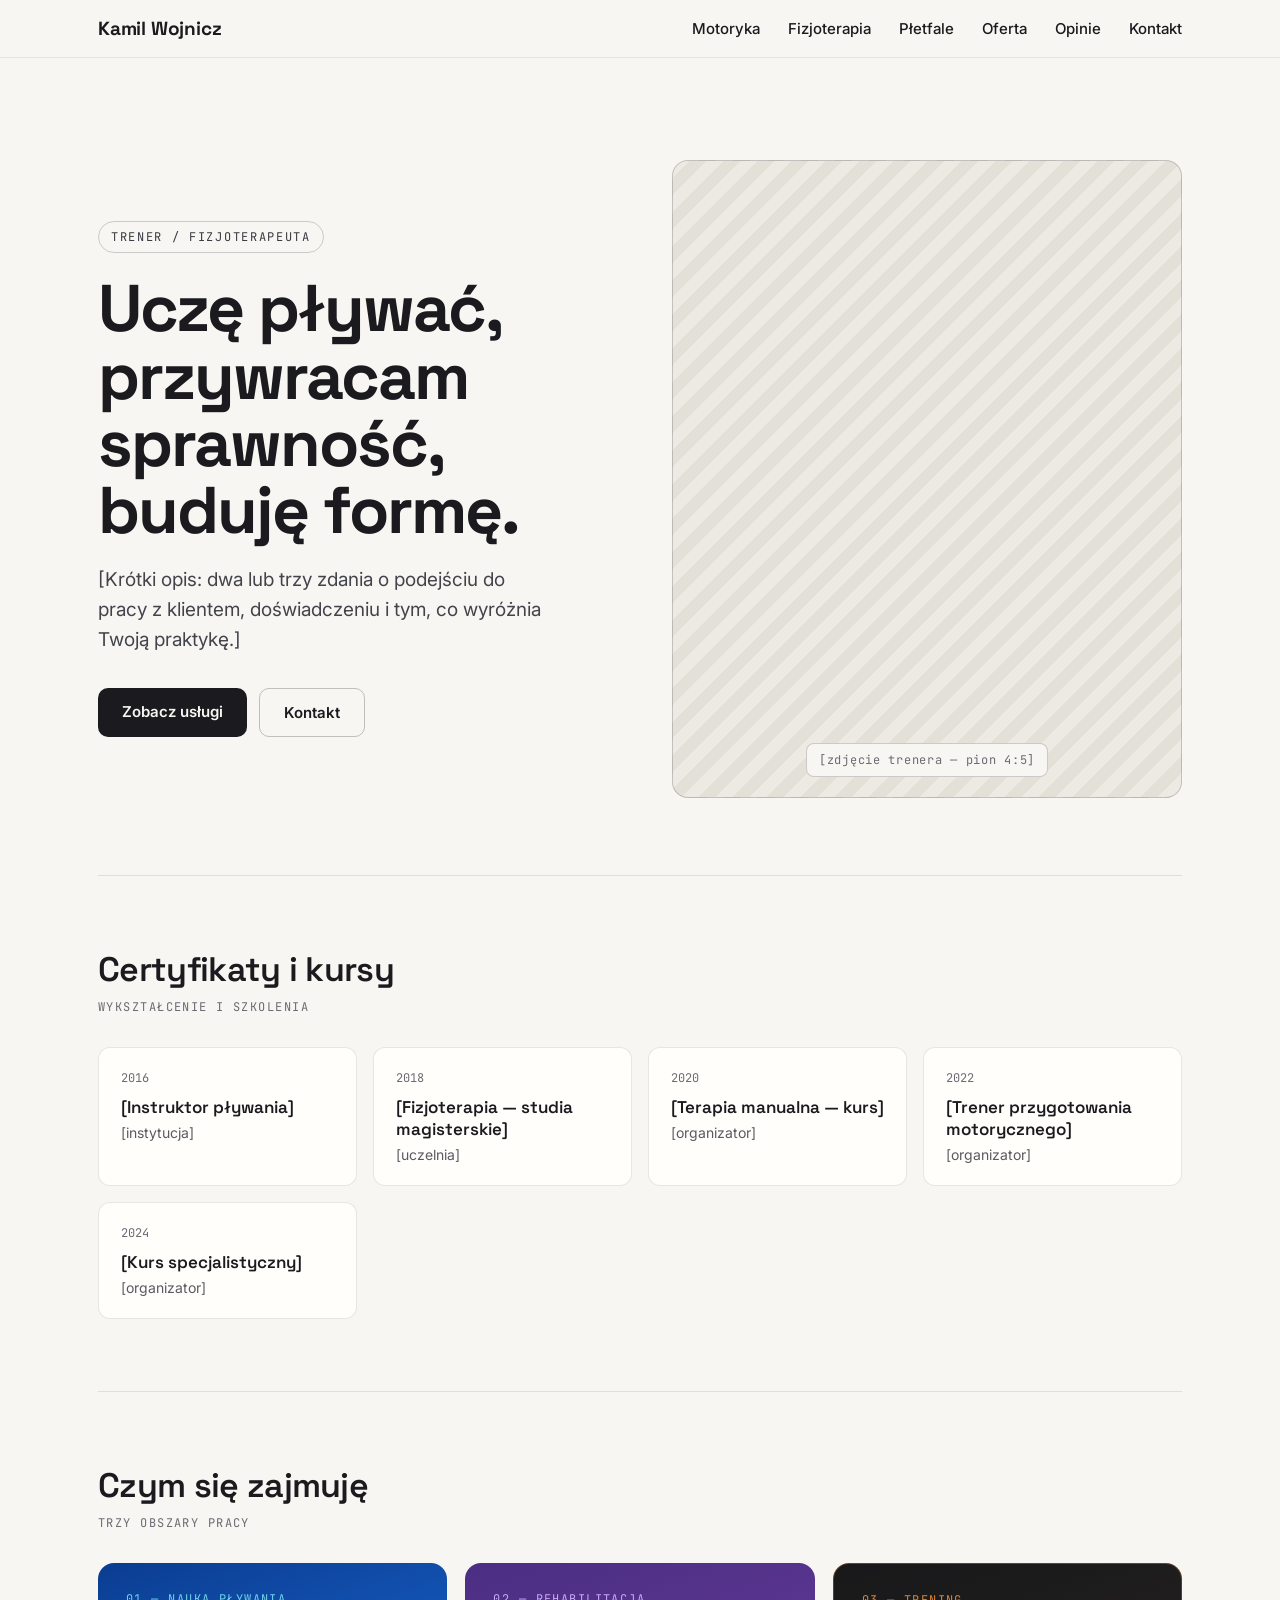
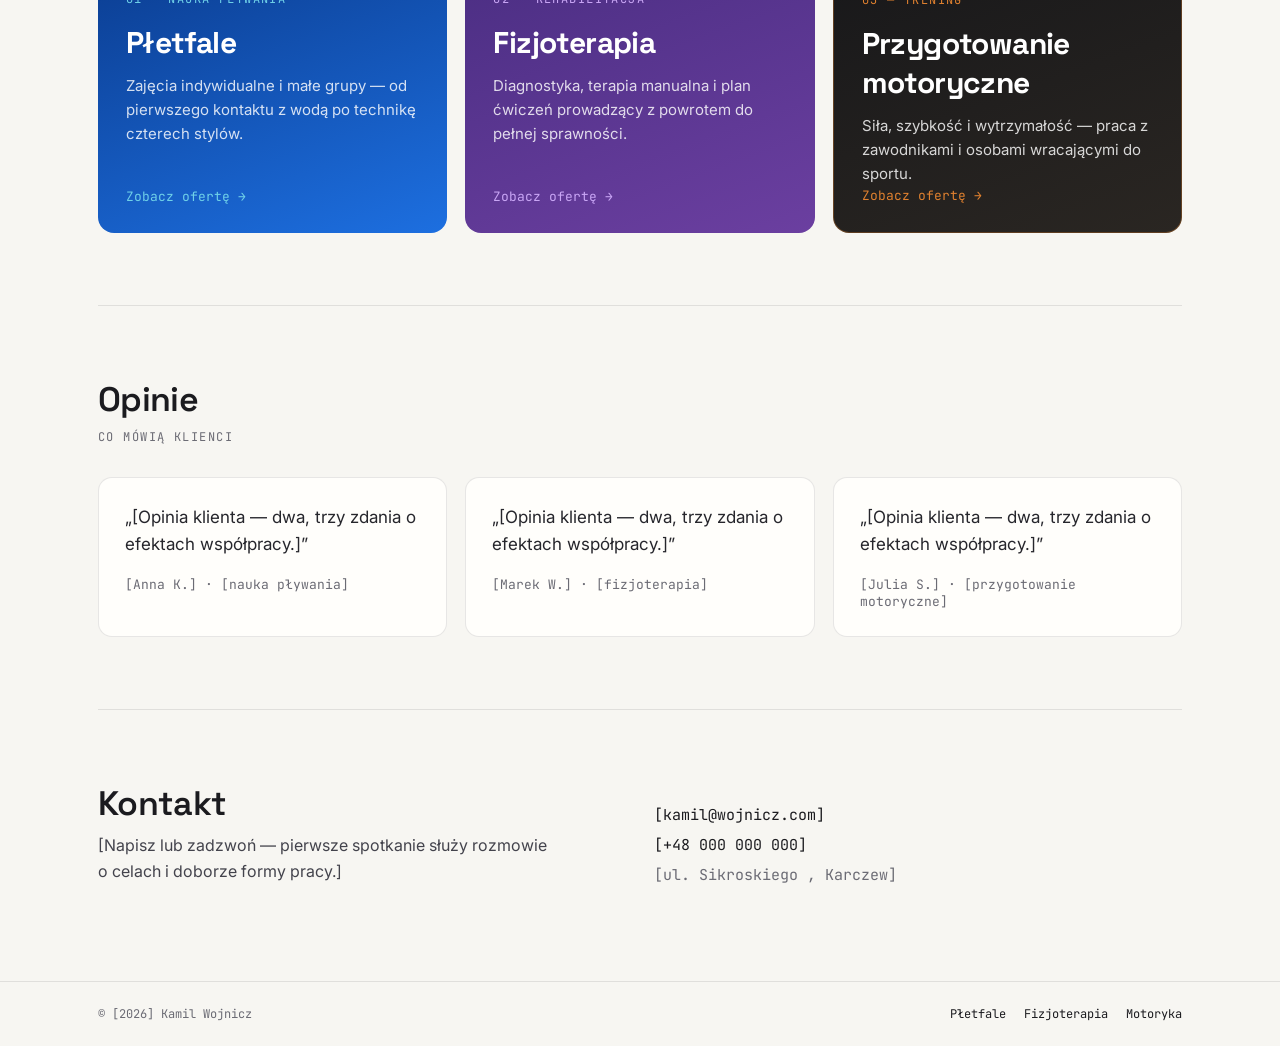
<file: index.html>
<!DOCTYPE html>
<html lang="pl">
<head>
<meta charset="UTF-8">
<meta name="viewport" content="width=device-width, initial-scale=1.0">
<title>Kamil Wojnicz — Trener personalny i fizjoterapeuta</title>
<meta name="description" content="[Krótki opis strony — trener personalny i fizjoterapeuta: nauka pływania, fizjoterapia, przygotowanie motoryczne.]">

<link rel="preconnect" href="https://fonts.googleapis.com">
<link rel="preconnect" href="https://fonts.gstatic.com" crossorigin>
<link href="https://fonts.googleapis.com/css2?family=Space+Grotesk:wght@500;600;700&family=Inter:wght@400;500;600&family=JetBrains+Mono:wght@400;500&display=swap" rel="stylesheet">

<link rel="stylesheet" href="scss/o-mnie/styles.css">
</head>
<body>

<header class="site-header">
  <nav class="site-header__inner">
    <a href="index.html" class="site-header__logo">Kamil Wojnicz</a>
    <div class="site-header__nav">
      <a href="motoryka.html" class="motoryka">Motoryka</a>
      <a href="fizjoterapia.html" class="fizjoterapia">Fizjoterapia</a>
      <a href="pletfale.html" class="pletfale"> Płetfale</a>
      <a href="#uslugi">Oferta</a>
      <a href="#opinie">Opinie</a>
      <a href="#kontakt">Kontakt</a>
    </div>
  </nav>
</header>

<main class="container">

  <section class="hero">
    <div>
      <span class="eyebrow">Trener / Fizjoterapeuta</span>
      <h1 class="hero__title">Uczę pływać, przywracam sprawność, buduję formę.</h1>
      <p class="hero__desc">[Krótki opis: dwa lub trzy zdania o podejściu do pracy z klientem, doświadczeniu i tym, co wyróżnia Twoją praktykę.]</p>
      <div class="btn-group">
        <a href="#uslugi" class="btn btn--solid">Zobacz usługi</a>
        <a href="#kontakt" class="btn btn--outline">Kontakt</a>
      </div>
    </div>
    <div class="hero__photo">
      <!-- Podmień na prawdziwe zdjęcie: <img src="img/o-mnie/zdjecie-trenera.jpg" alt="[Imię Nazwisko]"> -->
      <span class="hero__photo-label">[zdjęcie trenera — pion 4:5]</span>
    </div>
  </section>

  <section id="certyfikaty" class="section">
    <h2 class="section__title">Certyfikaty i kursy</h2>
    <p class="section__eyebrow">Wykształcenie i szkolenia</p>
    <div class="card-grid card-grid--certs">
      <div class="cert-card" data-reveal>
        <div class="cert-card__year">2016</div>
        <div class="cert-card__name">[Instruktor pływania]</div>
        <div class="cert-card__institution">[instytucja]</div>
      </div>
      <div class="cert-card" data-reveal>
        <div class="cert-card__year">2018</div>
        <div class="cert-card__name">[Fizjoterapia — studia magisterskie]</div>
        <div class="cert-card__institution">[uczelnia]</div>
      </div>
      <div class="cert-card" data-reveal>
        <div class="cert-card__year">2020</div>
        <div class="cert-card__name">[Terapia manualna — kurs]</div>
        <div class="cert-card__institution">[organizator]</div>
      </div>
      <div class="cert-card" data-reveal>
        <div class="cert-card__year">2022</div>
        <div class="cert-card__name">[Trener przygotowania motorycznego]</div>
        <div class="cert-card__institution">[organizator]</div>
      </div>
      <div class="cert-card" data-reveal>
        <div class="cert-card__year">2024</div>
        <div class="cert-card__name">[Kurs specjalistyczny]</div>
        <div class="cert-card__institution">[organizator]</div>
      </div>
    </div>
  </section>

  <section id="uslugi" class="section">
    <h2 class="section__title">Czym się zajmuję</h2>
    <p class="section__eyebrow">Trzy obszary pracy</p>
    <div class="card-grid card-grid--services">
      <a href="pletfale.html" class="service-card service-card--pletfale" data-reveal>
        <div>
          <div class="service-card__eyebrow" style="color:#6FD1E8">01 — Nauka pływania</div>
          <div class="service-card__title">Płetfale</div>
          <p class="service-card__desc">Zajęcia indywidualne i małe grupy — od pierwszego kontaktu z wodą po technikę czterech stylów.</p>
        </div>
        <span class="service-card__link" style="color:#6FD1E8">Zobacz ofertę →</span>
      </a>
      <a href="fizjoterapia.html" class="service-card service-card--fizjoterapia" data-reveal>
        <div>
          <div class="service-card__eyebrow" style="color:#C9A6F5">02 — Rehabilitacja</div>
          <div class="service-card__title">Fizjoterapia</div>
          <p class="service-card__desc">Diagnostyka, terapia manualna i plan ćwiczeń prowadzący z powrotem do pełnej sprawności.</p>
        </div>
        <span class="service-card__link" style="color:#C9A6F5">Zobacz ofertę →</span>
      </a>
      <a href="motoryka.html" class="service-card service-card--motoryka" data-reveal>
        <div>
          <div class="service-card__eyebrow" style="color:#E0812F">03 — Trening</div>
          <div class="service-card__title">Przygotowanie motoryczne</div>
          <p class="service-card__desc">Siła, szybkość i wytrzymałość — praca z zawodnikami i osobami wracającymi do sportu.</p>
        </div>
        <span class="service-card__link" style="color:#E0812F">Zobacz ofertę →</span>
      </a>
    </div>
  </section>

  <section id="opinie" class="section">
    <h2 class="section__title">Opinie</h2>
    <p class="section__eyebrow">Co mówią klienci</p>
    <div class="testimonial-grid">
      <figure class="testimonial" data-reveal>
        <blockquote class="testimonial__quote">„[Opinia klienta — dwa, trzy zdania o efektach współpracy.]”</blockquote>
        <figcaption class="testimonial__cite">[Anna K.] · [nauka pływania]</figcaption>
      </figure>
      <figure class="testimonial" data-reveal>
        <blockquote class="testimonial__quote">„[Opinia klienta — dwa, trzy zdania o efektach współpracy.]”</blockquote>
        <figcaption class="testimonial__cite">[Marek W.] · [fizjoterapia]</figcaption>
      </figure>
      <figure class="testimonial" data-reveal>
        <blockquote class="testimonial__quote">„[Opinia klienta — dwa, trzy zdania o efektach współpracy.]”</blockquote>
        <figcaption class="testimonial__cite">[Julia S.] · [przygotowanie motoryczne]</figcaption>
      </figure>
    </div>
  </section>

  <section id="kontakt" class="contact">
    <div class="contact__grid">
      <div>
        <h2 class="section__title">Kontakt</h2>
        <p class="contact__desc">[Napisz lub zadzwoń — pierwsze spotkanie służy rozmowie o celach i doborze formy pracy.]</p>
      </div>
      <div class="contact__details">
        <a href="mailto:kontakt@example.com">[kamil@wojnicz.com]</a>
        <a href="tel:+48000000000">[+48 000 000 000]</a>
        <span>[ul. Sikroskiego , Karczew]</span>
      </div>
    </div>
  </section>
</main>

<footer class="site-footer">
  <div class="site-footer__inner">
    <span>© [2026] Kamil Wojnicz</span>
    <span class="site-footer__links">
      <a href="pletfale.html">Płetfale</a>
      <a href="fizjoterapia.html">Fizjoterapia</a>
      <a href="motoryka.html">Motoryka</a>
    </span>
  </div>
</footer>

<script src="js/main.js"></script>
</body>
</html>
</file>
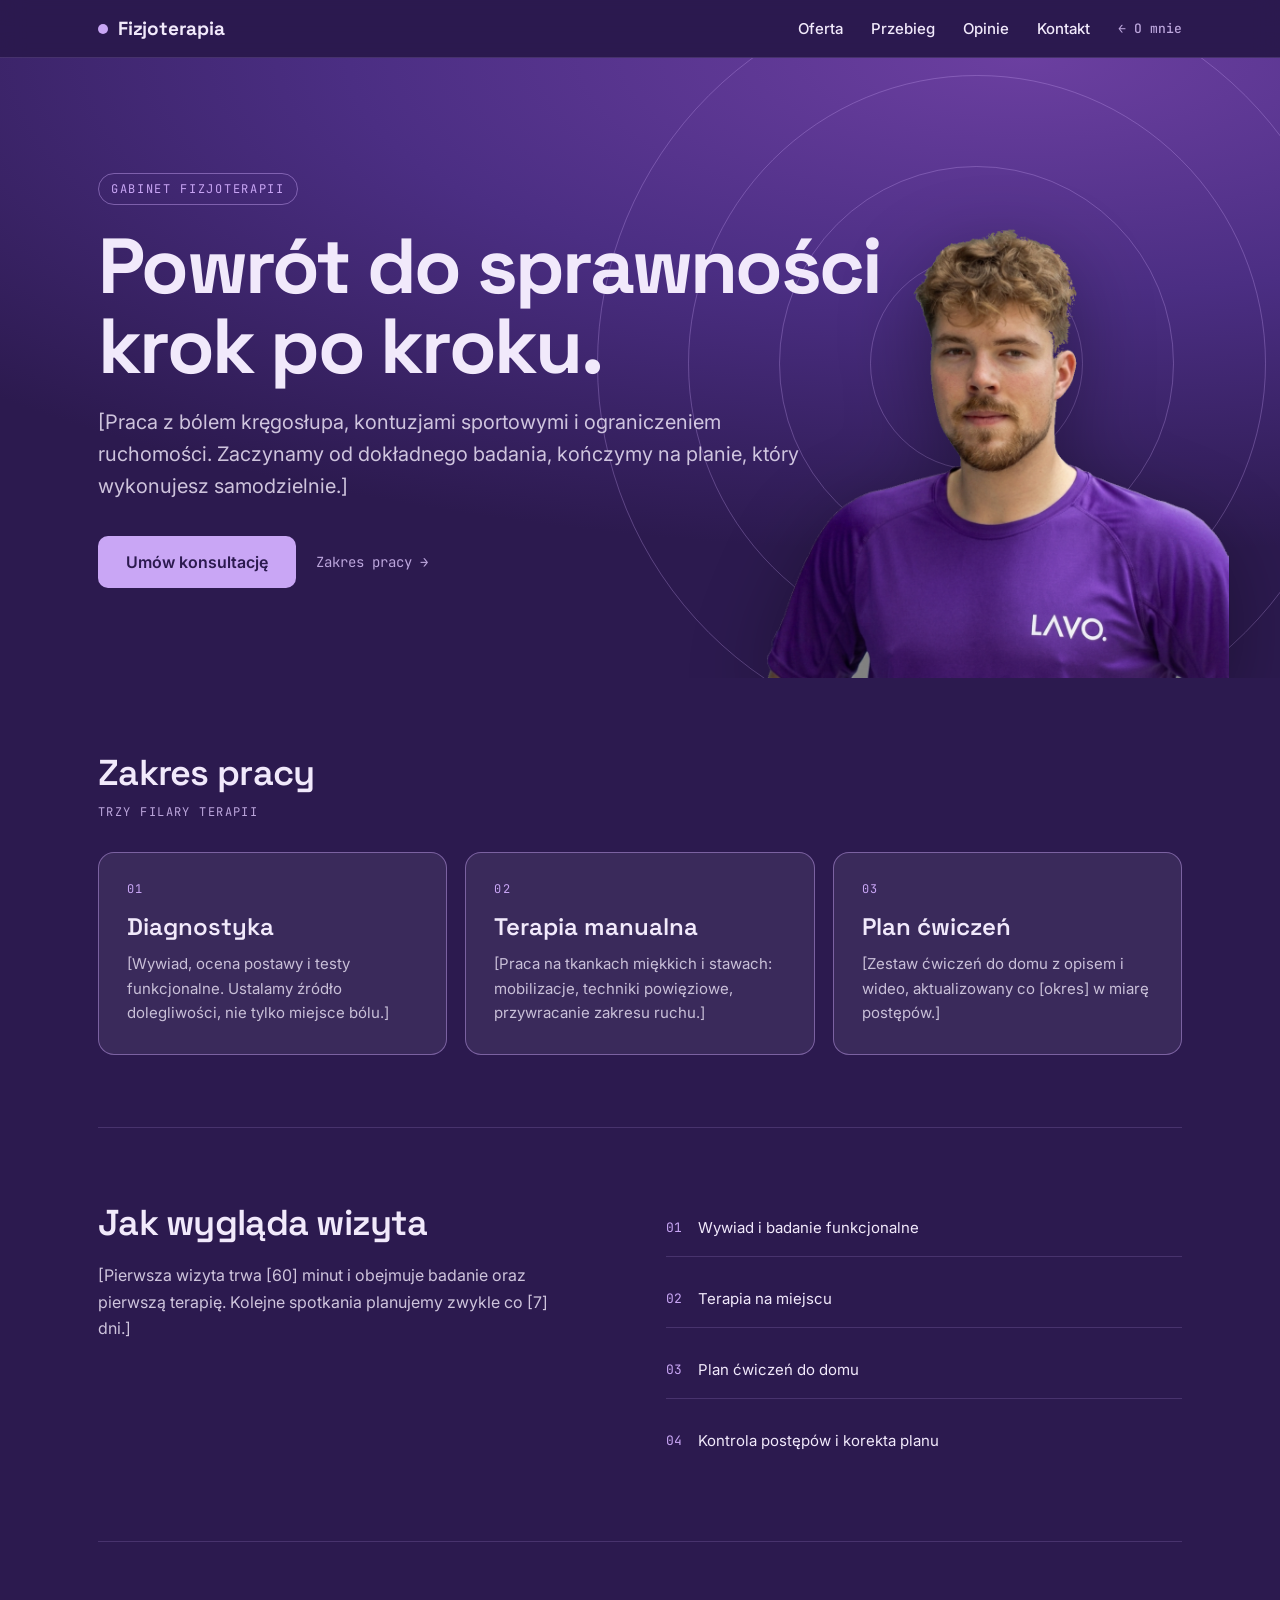
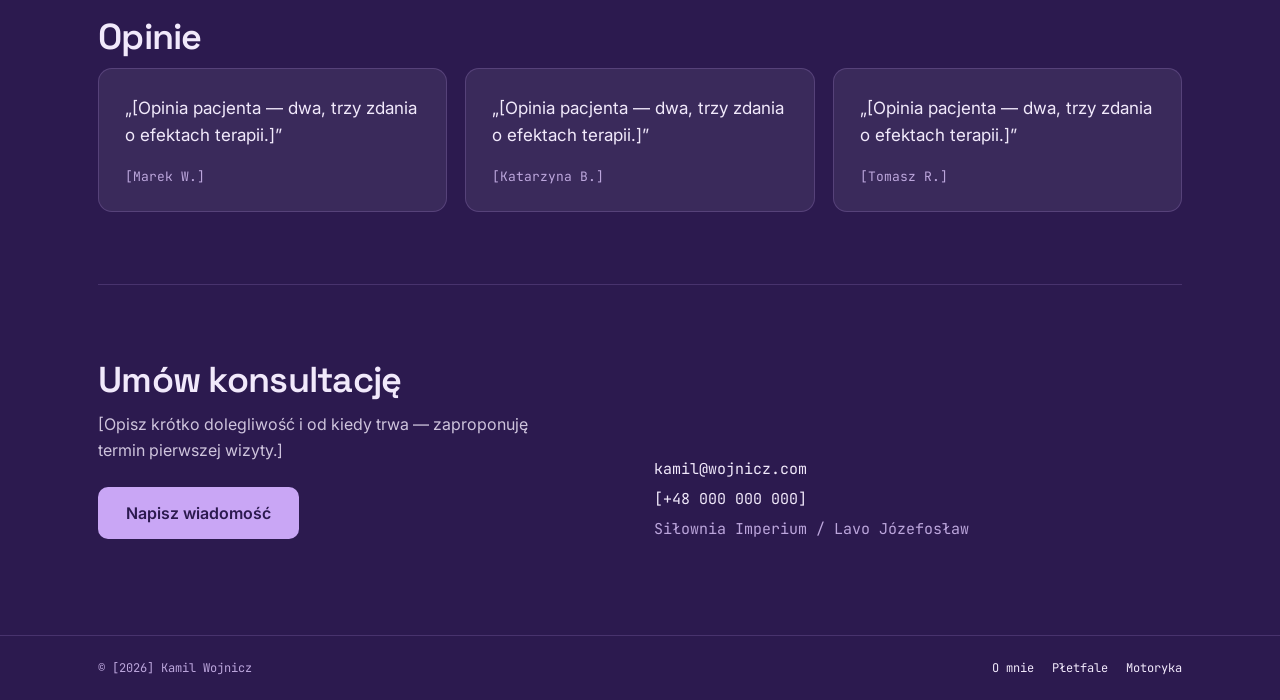
<file: fizjoterapia.html>
<!doctype html>
<html lang="pl">
	<head>
		<meta charset="UTF-8" />
		<meta name="viewport" content="width=device-width, initial-scale=1.0" />
		<title>Fizjoterapia | [Imię Nazwisko]</title>
		<meta
			name="description"
			content="[Krótki opis: gabinet fizjoterapii — diagnostyka, terapia manualna, plan ćwiczeń.]" />

		<link rel="preconnect" href="https://fonts.googleapis.com" />
		<link rel="preconnect" href="https://fonts.gstatic.com" crossorigin />
		<link
			href="https://fonts.googleapis.com/css2?family=Space+Grotesk:wght@500;600;700&family=Inter:wght@400;500;600&family=JetBrains+Mono:wght@400;500&display=swap"
			rel="stylesheet" />

		<link rel="stylesheet" href="scss/fizjoterapia/styles.css" />
	</head>
	<body>
		<header class="site-header">
			<nav class="site-header__inner">
				<a href="index.html" class="site-header__logo"><span class="site-header__dot"></span>Fizjoterapia</a>
				<div class="site-header__nav">
					<a href="#oferta">Oferta</a>
					<a href="#proces">Przebieg</a>
					<a href="#opinie">Opinie</a>
					<a href="#kontakt">Kontakt</a>
					<a href="index.html" class="site-header__back">← O mnie</a>
				</div>
			</nav>
		</header>

		<section class="hero">
			<div class="hero__rings" aria-hidden="true">
				<span class="ring"></span>
				<span class="ring"></span>
				<span class="ring"></span>
				<span class="ring"></span>
				<span class="ring"></span>
			</div>
			<div class="hero__inner">
				<span class="eyebrow">Gabinet fizjoterapii</span>
				<h1 class="hero__title">Powrót do sprawności krok po kroku.</h1>
				<p class="hero__desc">
					[Praca z bólem kręgosłupa, kontuzjami sportowymi i ograniczeniem ruchomości. Zaczynamy od dokładnego badania,
					kończymy na planie, który wykonujesz samodzielnie.]
				</p>
				<div class="btn-group">
					<a href="#kontakt" class="btn btn--solid">Umów konsultację</a>
					<a href="#oferta" class="btn-link">Zakres pracy →</a>
				</div>
			</div>
			<img src="img/fizjoterapia/KamilWojniczPhoto.png" alt="Kamil Wojnicz" class="hero__photo" />
		</section>

		<main class="container">
			<section id="oferta" class="section" style="border-top: none">
				<h2 class="section__title">Zakres pracy</h2>
				<p class="section__eyebrow">Trzy filary terapii</p>
				<div class="card-grid">
					<article class="card">
						<div class="card__index">01</div>
						<h3 class="card__title">Diagnostyka</h3>
						<p class="card__desc">
							[Wywiad, ocena postawy i testy funkcjonalne. Ustalamy źródło dolegliwości, nie tylko miejsce bólu.]
						</p>
					</article>
					<article class="card">
						<div class="card__index">02</div>
						<h3 class="card__title">Terapia manualna</h3>
						<p class="card__desc">
							[Praca na tkankach miękkich i stawach: mobilizacje, techniki powięziowe, przywracanie zakresu ruchu.]
						</p>
					</article>
					<article class="card">
						<div class="card__index">03</div>
						<h3 class="card__title">Plan ćwiczeń</h3>
						<p class="card__desc">
							[Zestaw ćwiczeń do domu z opisem i wideo, aktualizowany co [okres] w miarę postępów.]
						</p>
					</article>
				</div>
			</section>

			<section id="proces" class="section">
				<div
					class="card-grid"
					style="grid-template-columns: repeat(auto-fit, minmax(280px, 1fr)); gap: clamp(24px, 4vw, 56px)">
					<div>
						<h2 class="section__title">Jak wygląda wizyta</h2>
						<p class="contact__desc" style="margin: 16px 0 0">
							[Pierwsza wizyta trwa [60] minut i obejmuje badanie oraz pierwszą terapię. Kolejne spotkania planujemy
							zwykle co [7] dni.]
						</p>
					</div>
					<ol class="process-list">
						<li class="process-list__item">
							<span class="process-list__index">01</span><span>Wywiad i badanie funkcjonalne</span>
						</li>
						<li class="process-list__item">
							<span class="process-list__index">02</span><span>Terapia na miejscu</span>
						</li>
						<li class="process-list__item">
							<span class="process-list__index">03</span><span>Plan ćwiczeń do domu</span>
						</li>
						<li class="process-list__item">
							<span class="process-list__index">04</span><span>Kontrola postępów i korekta planu</span>
						</li>
					</ol>
				</div>
			</section>

			<section id="opinie" class="section">
				<h2 class="section__title">Opinie</h2>
				<div class="testimonial-grid">
					<figure class="testimonial">
						<blockquote class="testimonial__quote">
							„[Opinia pacjenta — dwa, trzy zdania o efektach terapii.]”
						</blockquote>
						<figcaption class="testimonial__cite">[Marek W.]</figcaption>
					</figure>
					<figure class="testimonial">
						<blockquote class="testimonial__quote">
							„[Opinia pacjenta — dwa, trzy zdania o efektach terapii.]”
						</blockquote>
						<figcaption class="testimonial__cite">[Katarzyna B.]</figcaption>
					</figure>
					<figure class="testimonial">
						<blockquote class="testimonial__quote">
							„[Opinia pacjenta — dwa, trzy zdania o efektach terapii.]”
						</blockquote>
						<figcaption class="testimonial__cite">[Tomasz R.]</figcaption>
					</figure>
				</div>
			</section>

			<section id="kontakt" class="contact">
				<div class="contact__grid">
					<div>
						<h2 class="section__title">Umów konsultację</h2>
						<p class="contact__desc">
							[Opisz krótko dolegliwość i od kiedy trwa — zaproponuję termin pierwszej wizyty.]
						</p>
						<a href="mailto:kontakt@example.com" class="btn btn--solid">Napisz wiadomość</a>
					</div>
					<div class="contact__details">
						<a href="mailto:kontakt@example.com">kamil@wojnicz.com</a>
						<a href="tel:+48000000000">[+48 000 000 000]</a>
						<span> Siłownia Imperium / Lavo Józefosław</span>
					</div>
				</div>
			</section>
		</main>

		<footer class="site-footer">
			<div class="site-footer__inner">
				<span>© [2026] Kamil Wojnicz</span>
				<span class="site-footer__links">
					<a href="index.html">O mnie</a>
					<a href="pletfale.html">Płetfale</a>
					<a href="motoryka.html">Motoryka</a>
				</span>
			</div>
		</footer>

		<script src="js/main.js"></script>
	</body>
</html>
</file>
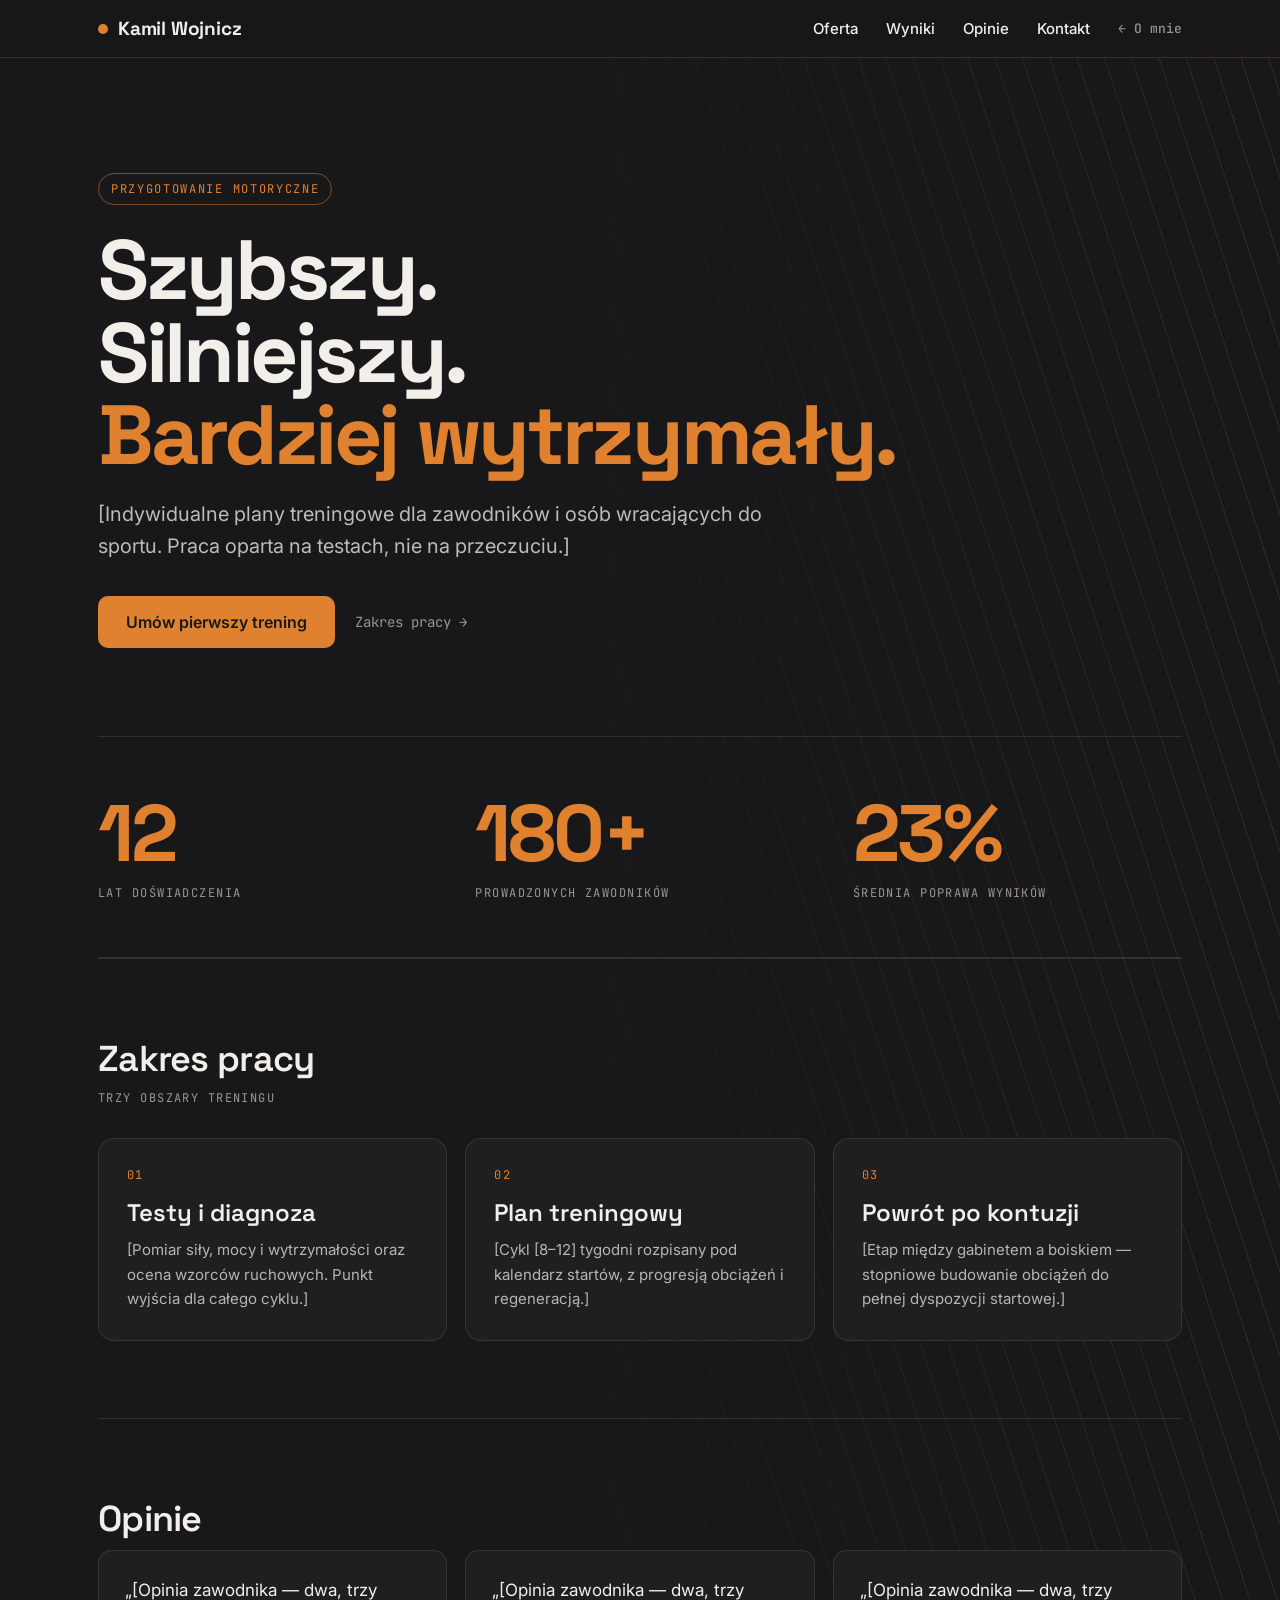
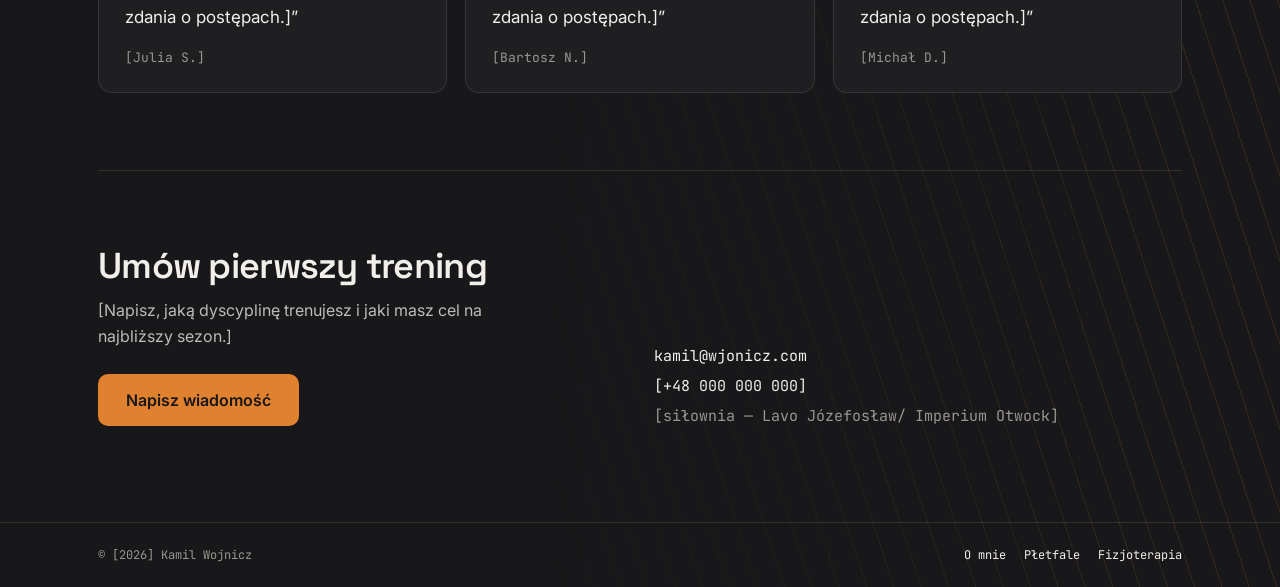
<file: motoryka.html>
<!DOCTYPE html>
<html lang="pl">
<head>
<meta charset="UTF-8">
<meta name="viewport" content="width=device-width, initial-scale=1.0">
<title>Przygotowanie motoryczne | [Imię Nazwisko]</title>
<meta name="description" content="[Krótki opis: indywidualne plany treningowe dla zawodników i osób wracających do sportu.]">

<link rel="preconnect" href="https://fonts.googleapis.com">
<link rel="preconnect" href="https://fonts.gstatic.com" crossorigin>
<link href="https://fonts.googleapis.com/css2?family=Space+Grotesk:wght@500;600;700&family=Inter:wght@400;500;600&family=JetBrains+Mono:wght@400;500&display=swap" rel="stylesheet">

<link rel="stylesheet" href="scss/motoryka/styles.css">
</head>
<body>

<div class="hero__texture" aria-hidden="true"></div>

<header class="site-header">
  <nav class="site-header__inner">
    <a href="index.html" class="site-header__logo"><span class="site-header__dot"></span>Kamil Wojnicz</a>
    <div class="site-header__nav">
      <a href="#oferta">Oferta</a>
      <a href="#wyniki">Wyniki</a>
      <a href="#opinie">Opinie</a>
      <a href="#kontakt">Kontakt</a>
      <a href="index.html" class="site-header__back">← O mnie</a>
    </div>
  </nav>
</header>

<main class="container">

  <section class="hero">
    <span class="eyebrow">Przygotowanie motoryczne</span>
    <h1 class="hero__title">Szybszy.<br>Silniejszy.<br><span>Bardziej wytrzymały.</span></h1>
    <p class="hero__desc">[Indywidualne plany treningowe dla zawodników i osób wracających do sportu. Praca oparta na testach, nie na przeczuciu.]</p>
    <div class="btn-group">
      <a href="#kontakt" class="btn btn--solid">Umów pierwszy trening</a>
      <a href="#oferta" class="btn-link">Zakres pracy →</a>
    </div>
  </section>

  <section id="wyniki" class="stats" data-stats>
    <div class="stats__grid">
      <div>
        <div class="stats__value" data-stat-value="12">0</div>
        <div class="stats__label">Lat doświadczenia</div>
      </div>
      <div>
        <div class="stats__value" data-stat-value="180" data-stat-suffix="+">0</div>
        <div class="stats__label">Prowadzonych zawodników</div>
      </div>
      <div>
        <div class="stats__value" data-stat-value="23" data-stat-suffix="%">0</div>
        <div class="stats__label">Średnia poprawa wyników</div>
      </div>
    </div>
  </section>

  <section id="oferta" class="section">
    <h2 class="section__title">Zakres pracy</h2>
    <p class="section__eyebrow">Trzy obszary treningu</p>
    <div class="card-grid">
      <article class="card">
        <div class="card__index">01</div>
        <h3 class="card__title">Testy i diagnoza</h3>
        <p class="card__desc">[Pomiar siły, mocy i wytrzymałości oraz ocena wzorców ruchowych. Punkt wyjścia dla całego cyklu.]</p>
      </article>
      <article class="card">
        <div class="card__index">02</div>
        <h3 class="card__title">Plan treningowy</h3>
        <p class="card__desc">[Cykl [8–12] tygodni rozpisany pod kalendarz startów, z progresją obciążeń i regeneracją.]</p>
      </article>
      <article class="card">
        <div class="card__index">03</div>
        <h3 class="card__title">Powrót po kontuzji</h3>
        <p class="card__desc">[Etap między gabinetem a boiskiem — stopniowe budowanie obciążeń do pełnej dyspozycji startowej.]</p>
      </article>
    </div>
  </section>

  <section id="opinie" class="section">
    <h2 class="section__title">Opinie</h2>
    <div class="testimonial-grid">
      <figure class="testimonial">
        <blockquote class="testimonial__quote">„[Opinia zawodnika — dwa, trzy zdania o postępach.]”</blockquote>
        <figcaption class="testimonial__cite">[Julia S.]</figcaption>
      </figure>
      <figure class="testimonial">
        <blockquote class="testimonial__quote">„[Opinia zawodnika — dwa, trzy zdania o postępach.]”</blockquote>
        <figcaption class="testimonial__cite">[Bartosz N.]</figcaption>
      </figure>
      <figure class="testimonial">
        <blockquote class="testimonial__quote">„[Opinia zawodnika — dwa, trzy zdania o postępach.]”</blockquote>
        <figcaption class="testimonial__cite">[Michał D.]</figcaption>
      </figure>
    </div>
  </section>

  <section id="kontakt" class="contact">
    <div class="contact__grid">
      <div>
        <h2 class="section__title">Umów pierwszy trening</h2>
        <p class="contact__desc">[Napisz, jaką dyscyplinę trenujesz i jaki masz cel na najbliższy sezon.]</p>
        <a href="mailto:kontakt@example.com" class="btn btn--solid">Napisz wiadomość</a>
      </div>
      <div class="contact__details">
        <a href="mailto:kontakt@example.com">kamil@wjonicz.com</a>
        <a href="tel:+48000000000">[+48 000 000 000]</a>
        <span>[siłownia — Lavo Józefosław/ Imperium Otwock]</span>
      </div>
    </div>
  </section>
</main>

<footer class="site-footer">
  <div class="site-footer__inner">
    <span>© [2026] Kamil Wojnicz</span>
    <span class="site-footer__links">
      <a href="index.html">O mnie</a>
      <a href="pletfale.html">Płetfale</a>
      <a href="fizjoterapia.html">Fizjoterapia</a>
    </span>
  </div>
</footer>

<script src="js/main.js"></script>
</body>
</html>
</file>
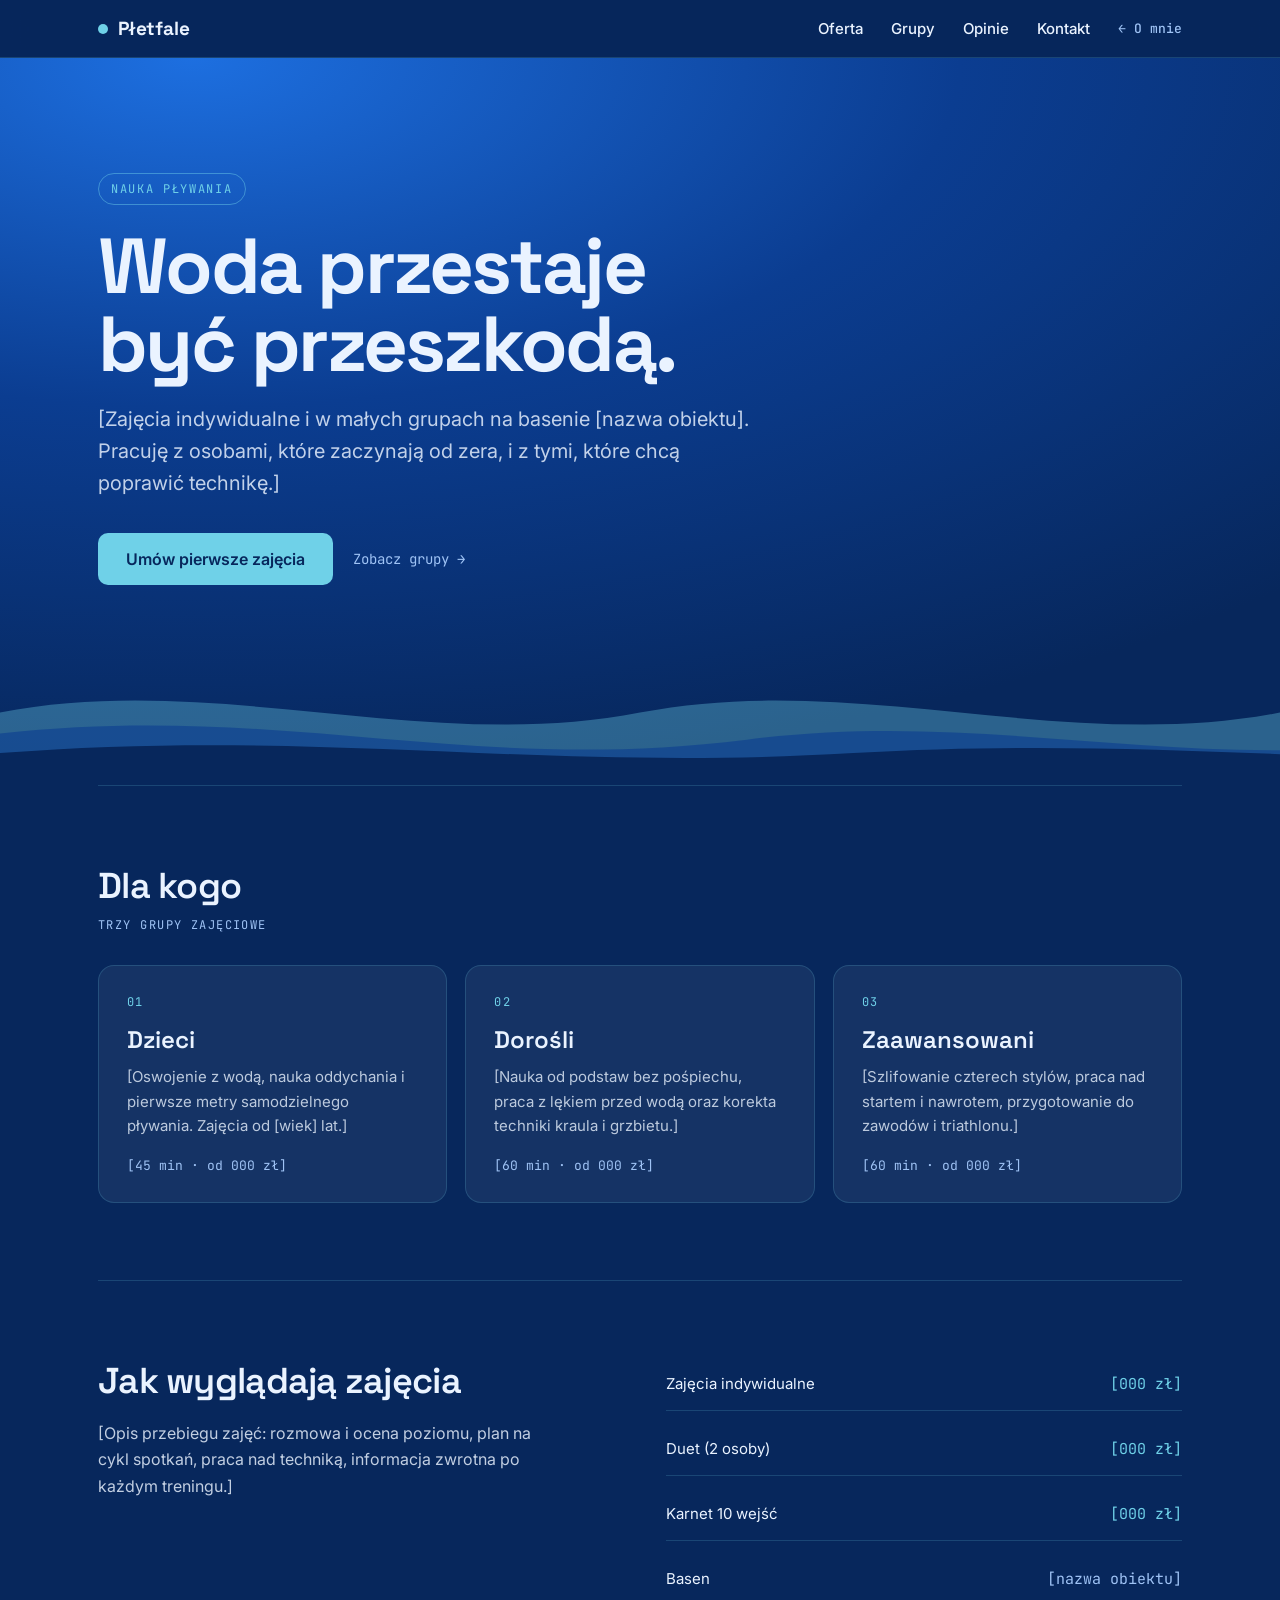
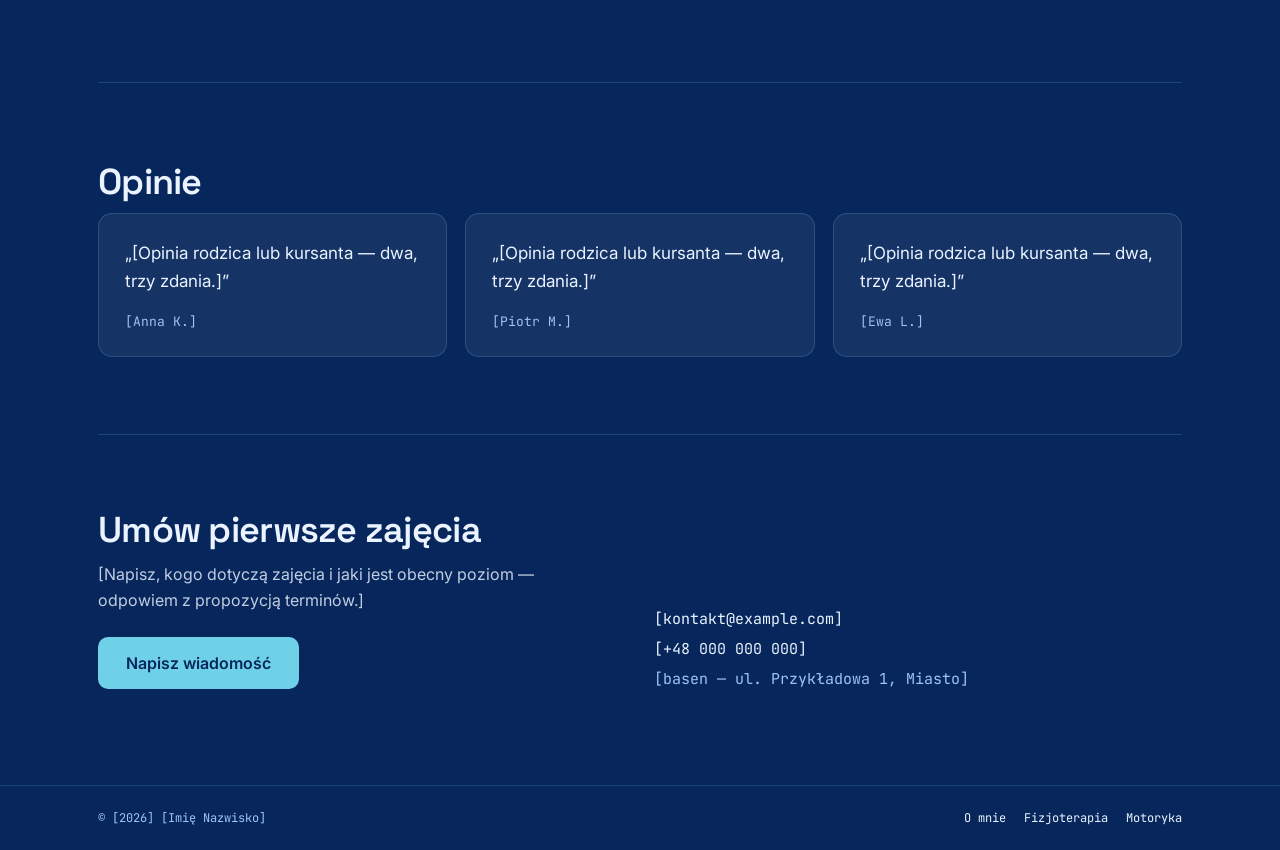
<file: pletfale.html>
<!DOCTYPE html>
<html lang="pl">
<head>
<meta charset="UTF-8">
<meta name="viewport" content="width=device-width, initial-scale=1.0">
<title>Płetfale — nauka pływania | [Imię Nazwisko]</title>
<meta name="description" content="[Krótki opis: zajęcia nauki pływania dla dzieci, dorosłych i zaawansowanych.]">

<link rel="preconnect" href="https://fonts.googleapis.com">
<link rel="preconnect" href="https://fonts.gstatic.com" crossorigin>
<link href="https://fonts.googleapis.com/css2?family=Space+Grotesk:wght@500;600;700&family=Inter:wght@400;500;600&family=JetBrains+Mono:wght@400;500&display=swap" rel="stylesheet">

<link rel="stylesheet" href="scss/pletfale/styles.css">
</head>
<body>

<header class="site-header">
  <nav class="site-header__inner">
    <a href="index.html" class="site-header__logo"><span class="site-header__dot"></span>Płetfale</a>
    <div class="site-header__nav">
      <a href="#oferta">Oferta</a>
      <a href="#grupy">Grupy</a>
      <a href="#opinie">Opinie</a>
      <a href="#kontakt">Kontakt</a>
      <a href="index.html" class="site-header__back">← O mnie</a>
    </div>
  </nav>
</header>

<section class="hero">
  <div class="hero__inner">
    <span class="eyebrow">Nauka pływania</span>
    <h1 class="hero__title">Woda przestaje być przeszkodą.</h1>
    <p class="hero__desc">[Zajęcia indywidualne i w małych grupach na basenie [nazwa obiektu]. Pracuję z osobami, które zaczynają od zera, i z tymi, które chcą poprawić technikę.]</p>
    <div class="btn-group">
      <a href="#kontakt" class="btn btn--solid">Umów pierwsze zajęcia</a>
      <a href="#grupy" class="btn-link">Zobacz grupy →</a>
    </div>
  </div>
  <div class="hero__waves" aria-hidden="true">
    <svg viewBox="0 0 1440 160" preserveAspectRatio="none">
      <path d="M0,90 C120,50 240,130 360,90 C480,50 600,130 720,90 C840,50 960,130 1080,90 C1200,50 1320,130 1440,90 L1440,160 L0,160 Z" fill="#6FD1E8"></path>
    </svg>
    <svg viewBox="0 0 1440 160" preserveAspectRatio="none">
      <path d="M0,110 C160,80 260,150 420,116 C560,86 660,150 820,116 C980,82 1080,150 1240,114 C1340,92 1400,110 1440,104 L1440,160 L0,160 Z" fill="#0B3D91"></path>
    </svg>
    <svg viewBox="0 0 1440 160" preserveAspectRatio="none">
      <path d="M0,128 C180,104 300,146 480,128 C660,110 780,148 960,130 C1140,112 1280,140 1440,126 L1440,161 L0,161 Z" fill="#07275C"></path>
    </svg>
  </div>
</section>

<main class="container">

  <section id="grupy" class="section">
    <h2 class="section__title">Dla kogo</h2>
    <p class="section__eyebrow">Trzy grupy zajęciowe</p>
    <div class="card-grid">
      <article class="card">
        <div class="card__index">01</div>
        <h3 class="card__title">Dzieci</h3>
        <p class="card__desc">[Oswojenie z wodą, nauka oddychania i pierwsze metry samodzielnego pływania. Zajęcia od [wiek] lat.]</p>
        <div class="card__meta">[45 min · od 000 zł]</div>
      </article>
      <article class="card">
        <div class="card__index">02</div>
        <h3 class="card__title">Dorośli</h3>
        <p class="card__desc">[Nauka od podstaw bez pośpiechu, praca z lękiem przed wodą oraz korekta techniki kraula i grzbietu.]</p>
        <div class="card__meta">[60 min · od 000 zł]</div>
      </article>
      <article class="card">
        <div class="card__index">03</div>
        <h3 class="card__title">Zaawansowani</h3>
        <p class="card__desc">[Szlifowanie czterech stylów, praca nad startem i nawrotem, przygotowanie do zawodów i triathlonu.]</p>
        <div class="card__meta">[60 min · od 000 zł]</div>
      </article>
    </div>
  </section>

  <section id="oferta" class="section">
    <div class="card-grid" style="grid-template-columns:repeat(auto-fit,minmax(280px,1fr));gap:clamp(24px,4vw,56px)">
      <div>
        <h2 class="section__title">Jak wyglądają zajęcia</h2>
        <p class="contact__desc" style="margin:16px 0 0">[Opis przebiegu zajęć: rozmowa i ocena poziomu, plan na cykl spotkań, praca nad techniką, informacja zwrotna po każdym treningu.]</p>
      </div>
      <div class="price-list">
        <div class="price-list__row"><span>Zajęcia indywidualne</span><span class="price-list__value">[000 zł]</span></div>
        <div class="price-list__row"><span>Duet (2 osoby)</span><span class="price-list__value">[000 zł]</span></div>
        <div class="price-list__row"><span>Karnet 10 wejść</span><span class="price-list__value">[000 zł]</span></div>
        <div class="price-list__row"><span>Basen</span><span class="price-list__value price-list__value--muted">[nazwa obiektu]</span></div>
      </div>
    </div>
  </section>

  <section id="opinie" class="section">
    <h2 class="section__title">Opinie</h2>
    <div class="testimonial-grid">
      <figure class="testimonial">
        <blockquote class="testimonial__quote">„[Opinia rodzica lub kursanta — dwa, trzy zdania.]”</blockquote>
        <figcaption class="testimonial__cite">[Anna K.]</figcaption>
      </figure>
      <figure class="testimonial">
        <blockquote class="testimonial__quote">„[Opinia rodzica lub kursanta — dwa, trzy zdania.]”</blockquote>
        <figcaption class="testimonial__cite">[Piotr M.]</figcaption>
      </figure>
      <figure class="testimonial">
        <blockquote class="testimonial__quote">„[Opinia rodzica lub kursanta — dwa, trzy zdania.]”</blockquote>
        <figcaption class="testimonial__cite">[Ewa L.]</figcaption>
      </figure>
    </div>
  </section>

  <section id="kontakt" class="contact">
    <div class="contact__grid">
      <div>
        <h2 class="section__title">Umów pierwsze zajęcia</h2>
        <p class="contact__desc">[Napisz, kogo dotyczą zajęcia i jaki jest obecny poziom — odpowiem z propozycją terminów.]</p>
        <a href="mailto:kontakt@example.com" class="btn btn--solid">Napisz wiadomość</a>
      </div>
      <div class="contact__details">
        <a href="mailto:kontakt@example.com">[kontakt@example.com]</a>
        <a href="tel:+48000000000">[+48 000 000 000]</a>
        <span>[basen — ul. Przykładowa 1, Miasto]</span>
      </div>
    </div>
  </section>
</main>

<footer class="site-footer">
  <div class="site-footer__inner">
    <span>© [2026] [Imię Nazwisko]</span>
    <span class="site-footer__links">
      <a href="index.html">O mnie</a>
      <a href="fizjoterapia.html">Fizjoterapia</a>
      <a href="motoryka.html">Motoryka</a>
    </span>
  </div>
</footer>

<script src="js/main.js"></script>
</body>
</html>
</file>
<file: scss/o-mnie/styles.css>
* {
  box-sizing: border-box;
}

html {
  scroll-behavior: smooth;
}

body {
  margin: 0;
  background: #F7F6F2;
  color: #1B1B1F;
  font-family: Inter, system-ui, sans-serif;
  -webkit-font-smoothing: antialiased;
}

a {
  color: #1B1B1F;
  text-decoration: none;
}

a:hover {
  color: #1D6FE0;
}


:focus-visible {
  outline: 3px solid #1D6FE0;
  outline-offset: 3px;
  border-radius: 3px;
}

img {
  max-width: 100%;
  display: block;
}

.container {
  max-width: 1180px;
  margin: 0 auto;
  padding: 0 clamp(20px, 5vw, 48px);
}

.eyebrow {
  display: inline-block;
  font-family: "JetBrains Mono", monospace;
  font-size: 12px;
  letter-spacing: 0.14em;
  text-transform: uppercase;
  padding: 7px 12px;
  border: 1px solid rgba(27, 27, 31, 0.2);
  border-radius: 999px;
  color: #3A3A42;
}

.section {
  padding: clamp(40px, 6vw, 72px) 0;
  border-top: 1px solid rgba(27, 27, 31, 0.1);
}

.section__title {
  font-family: "Space Grotesk", sans-serif;
  font-weight: 600;
  font-size: clamp(24px, 3vw, 34px);
  letter-spacing: -0.02em;
  margin: 0 0 8px;
}

.section__eyebrow {
  font-family: "JetBrains Mono", monospace;
  font-size: 12px;
  letter-spacing: 0.12em;
  text-transform: uppercase;
  color: #6B6B74;
  margin: 0 0 32px;
}

.btn {
  display: inline-block;
  padding: 14px 24px;
  border-radius: 10px;
  font-weight: 600;
  font-size: 15px;
  transition: background 0.2s ease, border-color 0.2s ease;
}

.btn--solid {
  background: #1B1B1F;
  color: #F7F6F2;
}

.btn--solid:hover {
  background: #000000;
  color: #F7F6F2;
}

.btn--outline {
  border: 1px solid rgba(27, 27, 31, 0.25);
  color: #1B1B1F;
}

.btn--outline:hover {
  border-color: #1B1B1F;
}

.btn-group {
  display: flex;
  flex-wrap: wrap;
  gap: 12px;
}

.site-header {
  position: sticky;
  top: 0;
  z-index: 20;
  background: rgba(247, 246, 242, 0.88);
  backdrop-filter: blur(10px);
  border-bottom: 1px solid rgba(27, 27, 31, 0.08);
}

.site-header__inner {
  max-width: 1180px;
  margin: 0 auto;
  padding: 16px clamp(20px, 5vw, 48px);
  display: flex;
  flex-wrap: wrap;
  align-items: center;
  justify-content: space-between;
  gap: 16px;
}

.site-header__logo {
  font-family: "Space Grotesk", sans-serif;
  font-weight: 700;
  font-size: 19px;
  letter-spacing: -0.01em;
  display: flex;
  align-items: center;
  gap: 10px;
}

.site-header__nav {
  display: flex;
  flex-wrap: wrap;
  align-items: center;
  gap: clamp(14px, 2.4vw, 28px);
  font-size: 15px;
  font-weight: 500;
}

.hero {
  display: grid;
  grid-template-columns: repeat(auto-fit, minmax(300px, 1fr));
  gap: clamp(28px, 5vw, 64px);
  align-items: center;
  padding: clamp(48px, 8vw, 104px) 0 clamp(40px, 6vw, 80px);
}

.hero__title {
  font-family: "Space Grotesk", sans-serif;
  font-weight: 700;
  font-size: clamp(38px, 6vw, 66px);
  line-height: 1.02;
  letter-spacing: -0.03em;
  margin: 22px 0 20px;
  text-wrap: balance;
}

.hero__desc {
  font-size: clamp(16px, 1.5vw, 19px);
  line-height: 1.6;
  color: #43434C;
  max-width: 52ch;
  margin: 0 0 32px;
  text-wrap: pretty;
}

.hero__photo {
  aspect-ratio: 4/5;
  border-radius: 16px;
  overflow: hidden;
  border: 1px solid rgba(27, 27, 31, 0.2);
  background: repeating-linear-gradient(135deg, #ECEAE3 0 12px, #E3E0D7 12px 24px);
  display: flex;
  align-items: flex-end;
  justify-content: center;
  padding: 20px;
}

.hero__photo-label {
  font-family: "JetBrains Mono", monospace;
  font-size: 12px;
  letter-spacing: 0.06em;
  color: #6B6B74;
  background: #F7F6F2;
  border: 1px solid rgba(27, 27, 31, 0.2);
  padding: 8px 12px;
  border-radius: 8px;
}

.card-grid {
  display: grid;
  gap: 16px;
}

.card-grid--certs {
  grid-template-columns: repeat(auto-fill, minmax(230px, 1fr));
}

.card-grid--services {
  grid-template-columns: repeat(auto-fit, minmax(270px, 1fr));
  gap: 18px;
}

.cert-card {
  background: #FFFEFB;
  border: 1px solid rgba(27, 27, 31, 0.1);
  border-radius: 12px;
  padding: 22px;
  opacity: 0;
  transform: translateY(24px);
  transition: opacity 0.6s ease, transform 0.6s cubic-bezier(0.22, 0.8, 0.3, 1);
}

.cert-card.is-visible {
  opacity: 1;
  transform: none;
}

.cert-card__year {
  font-family: "JetBrains Mono", monospace;
  font-size: 12px;
  color: #6B6B74;
  margin-bottom: 10px;
}

.cert-card__name {
  font-family: "Space Grotesk", sans-serif;
  font-weight: 600;
  font-size: 17px;
  line-height: 1.3;
}

.cert-card__institution {
  font-size: 14px;
  color: #5A5A63;
  margin-top: 6px;
}

.service-card {
  display: flex;
  flex-direction: column;
  justify-content: space-between;
  color: #fff;
  border-radius: 16px;
  padding: 28px;
  min-height: 270px;
  opacity: 0;
  transform: translateY(24px);
  transition: opacity 0.6s ease, transform 0.6s cubic-bezier(0.22, 0.8, 0.3, 1), box-shadow 0.25s ease;
}

.service-card.is-visible {
  opacity: 1;
  transform: none;
}

.service-card:hover {
  color: #fff;
}

.service-card--pletfale {
  background: linear-gradient(160deg, #0B3D91, #1D6FE0);
}

.service-card--pletfale:hover {
  box-shadow: 0 18px 40px rgba(11, 61, 145, 0.28);
}

.service-card--fizjoterapia {
  background: linear-gradient(160deg, #4B2E83, #6B3FA0);
}

.service-card--fizjoterapia:hover {
  box-shadow: 0 18px 40px rgba(75, 46, 131, 0.28);
}

.service-card--motoryka {
  background: linear-gradient(160deg, #18181A, #2A2622);
  border: 1px solid rgba(224, 129, 47, 0.35);
}

.service-card--motoryka:hover {
  box-shadow: 0 18px 40px rgba(24, 24, 26, 0.3);
}

.service-card__eyebrow {
  font-family: "JetBrains Mono", monospace;
  font-size: 12px;
  letter-spacing: 0.12em;
  text-transform: uppercase;
}

.service-card__title {
  font-family: "Space Grotesk", sans-serif;
  font-weight: 700;
  font-size: 30px;
  letter-spacing: -0.02em;
  margin: 16px 0 12px;
}

.service-card__desc {
  margin: 0;
  font-size: 15px;
  line-height: 1.6;
  color: rgba(255, 255, 255, 0.82);
}

.service-card__link {
  font-family: "JetBrains Mono", monospace;
  font-size: 13px;
}

.testimonial-grid {
  display: grid;
  grid-template-columns: repeat(auto-fit, minmax(260px, 1fr));
  gap: 18px;
}

.testimonial {
  margin: 0;
  background: #FFFEFB;
  border: 1px solid rgba(27, 27, 31, 0.1);
  border-radius: 14px;
  padding: 26px;
  opacity: 0;
  transform: translateY(24px);
  transition: opacity 0.6s ease, transform 0.6s cubic-bezier(0.22, 0.8, 0.3, 1);
}

.testimonial.is-visible {
  opacity: 1;
  transform: none;
}

.testimonial__quote {
  margin: 0;
  font-size: 17px;
  line-height: 1.6;
  color: #26262C;
  text-wrap: pretty;
}

.testimonial__cite {
  font-family: "JetBrains Mono", monospace;
  font-size: 13px;
  color: #6B6B74;
  margin-top: 18px;
}

.contact {
  padding: clamp(40px, 6vw, 72px) 0 clamp(56px, 8vw, 96px);
  border-top: 1px solid rgba(27, 27, 31, 0.1);
}

.contact__grid {
  display: grid;
  grid-template-columns: repeat(auto-fit, minmax(260px, 1fr));
  gap: 28px;
  align-items: end;
}

.contact__desc {
  margin: 0;
  font-size: 16px;
  line-height: 1.6;
  color: #43434C;
  max-width: 46ch;
}

.contact__details {
  display: flex;
  flex-direction: column;
  gap: 10px;
  font-family: "JetBrains Mono", monospace;
  font-size: 15px;
}

.contact__details span {
  color: #6B6B74;
}

.site-footer {
  border-top: 1px solid rgba(27, 27, 31, 0.1);
}

.site-footer__inner {
  max-width: 1180px;
  margin: 0 auto;
  padding: 24px clamp(20px, 5vw, 48px);
  display: flex;
  flex-wrap: wrap;
  gap: 14px;
  justify-content: space-between;
  font-family: "JetBrains Mono", monospace;
  font-size: 12px;
  color: #6B6B74;
}

.site-footer__links {
  display: flex;
  gap: 18px;
}
</file>
<file: scss/fizjoterapia/styles.css>
* {
  box-sizing: border-box;
}

html {
  scroll-behavior: smooth;
}

body {
  margin: 0;
  background: #2C1A4F;
  color: #F1E9FB;
  font-family: Inter, system-ui, sans-serif;
  -webkit-font-smoothing: antialiased;
}

a {
  color: #F1E9FB;
  text-decoration: none;
}

a:hover {
  color: #C9A6F5;
}

:focus-visible {
  outline: 3px solid #C9A6F5;
  outline-offset: 3px;
  border-radius: 3px;
}

img {
  max-width: 100%;
  display: block;
}

.container {
  max-width: 1180px;
  margin: 0 auto;
  padding: 0 clamp(20px, 5vw, 48px);
}

.eyebrow {
  display: inline-block;
  font-family: "JetBrains Mono", monospace;
  font-size: 12px;
  letter-spacing: 0.14em;
  text-transform: uppercase;
  padding: 7px 12px;
  border: 1px solid rgba(201, 166, 245, 0.45);
  border-radius: 999px;
  color: #C9A6F5;
}

.section {
  padding: clamp(40px, 6vw, 72px) 0;
  border-top: 1px solid rgba(201, 166, 245, 0.18);
}

.section__title {
  font-family: "Space Grotesk", sans-serif;
  font-weight: 600;
  font-size: clamp(24px, 3vw, 36px);
  letter-spacing: -0.02em;
  margin: 0 0 8px;
}

.section__eyebrow {
  font-family: "JetBrains Mono", monospace;
  font-size: 12px;
  letter-spacing: 0.12em;
  text-transform: uppercase;
  color: #BCA6DC;
  margin: 0 0 32px;
}

@keyframes breathe {
  0%, 100% {
    transform: scale(1);
    opacity: 0.3;
  }
  50% {
    transform: scale(1.13);
    opacity: 0.62;
  }
}
@media (prefers-reduced-motion: reduce) {
  .ring {
    animation: none !important;
  }
}
.btn {
  display: inline-block;
  padding: 16px 28px;
  border-radius: 10px;
  font-weight: 600;
  font-size: 16px;
  transition: transform 0.2s ease, box-shadow 0.2s ease;
}

.btn--solid {
  background: #C9A6F5;
  color: #2C1A4F;
}

.btn--solid:hover {
  color: #2C1A4F;
  transform: translateY(-2px);
  box-shadow: 0 14px 32px rgba(201, 166, 245, 0.28);
}

.btn-link {
  font-family: "JetBrains Mono", monospace;
  font-size: 14px;
  color: #BCA6DC;
  padding: 16px 8px;
}

.btn-link:hover {
  color: #C9A6F5;
}

.btn-group {
  display: flex;
  flex-wrap: wrap;
  gap: 12px;
  align-items: center;
}

.site-header {
  position: sticky;
  top: 0;
  z-index: 20;
  background: rgba(44, 26, 79, 0.72);
  backdrop-filter: blur(12px);
  border-bottom: 1px solid rgba(201, 166, 245, 0.18);
}

.site-header__inner {
  max-width: 1180px;
  margin: 0 auto;
  padding: 16px clamp(20px, 5vw, 48px);
  display: flex;
  flex-wrap: wrap;
  align-items: center;
  justify-content: space-between;
  gap: 16px;
}

.site-header__logo {
  font-family: "Space Grotesk", sans-serif;
  font-weight: 700;
  font-size: 19px;
  letter-spacing: -0.01em;
  display: flex;
  align-items: center;
  gap: 10px;
}

.site-header__dot {
  width: 10px;
  height: 10px;
  border-radius: 999px;
  background: #C9A6F5;
  display: inline-block;
}

.site-header__nav {
  display: flex;
  flex-wrap: wrap;
  align-items: center;
  gap: clamp(14px, 2.4vw, 28px);
  font-size: 15px;
  font-weight: 500;
}

.site-header__back {
  font-family: "JetBrains Mono", monospace;
  font-size: 13px;
  color: #BCA6DC;
}

.hero {
  position: relative;
  overflow: hidden;
  background: radial-gradient(110% 80% at 80% 0%, #6B3FA0 0%, #4B2E83 48%, #2C1A4F 100%);
}

.hero__inner {
  position: relative;
  max-width: 1180px;
  margin: 0 auto;
  padding: clamp(56px, 9vw, 124px) clamp(20px, 5vw, 48px) clamp(48px, 7vw, 96px);
}

.hero__title {
  font-family: "Space Grotesk", sans-serif;
  font-weight: 700;
  font-size: clamp(40px, 7vw, 78px);
  line-height: 1.02;
  letter-spacing: -0.035em;
  margin: 22px 0 20px;
  max-width: 17ch;
  text-wrap: balance;
}

.hero__desc {
  font-size: clamp(16px, 1.6vw, 20px);
  line-height: 1.6;
  color: rgba(241, 233, 251, 0.82);
  max-width: 54ch;
  margin: 0 0 34px;
  text-wrap: pretty;
}

.hero__rings {
  position: absolute;
  top: -12%;
  right: -6%;
  width: min(760px, 105vw);
  aspect-ratio: 1;
  pointer-events: none;
}

.ring {
  position: absolute;
  border: 1px solid #C9A6F5;
  border-radius: 50%;
  opacity: 0.3;
  display: block;
  animation: breathe 9s ease-in-out infinite;
}

.ring:nth-child(1) {
  inset: 0%;
}

.ring:nth-child(2) {
  inset: 12%;
  animation-delay: 0.8s;
}

.ring:nth-child(3) {
  inset: 24%;
  animation-delay: 1.6s;
}

.ring:nth-child(4) {
  inset: 36%;
  animation-delay: 2.4s;
}

.ring:nth-child(5) {
  inset: 48%;
  animation-delay: 3.2s;
}

.hero__photo {
  position: absolute;
  right: clamp(8px, 4vw, 56px);
  bottom: 0;
  height: clamp(260px, 38vw, 520px);
  width: auto;
  object-fit: contain;
  object-position: bottom;
  pointer-events: none;
  filter: drop-shadow(0 24px 40px rgba(0, 0, 0, 0.35));
}

@media (max-width: 900px) {
  .hero__photo {
    display: none;
  }
}
.card-grid {
  display: grid;
  grid-template-columns: repeat(auto-fit, minmax(260px, 1fr));
  gap: 18px;
}

.card {
  background: rgba(255, 255, 255, 0.07);
  border: 1px solid rgba(201, 166, 245, 0.45);
  border-radius: 16px;
  padding: 28px;
  transition: transform 0.25s ease, border-color 0.25s ease;
}

.card:hover {
  transform: translateY(-4px);
  border-color: rgba(201, 166, 245, 0.55);
}

.card__index {
  font-family: "JetBrains Mono", monospace;
  font-size: 12px;
  letter-spacing: 0.12em;
  text-transform: uppercase;
  color: #C9A6F5;
}

.card__title {
  font-family: "Space Grotesk", sans-serif;
  font-weight: 600;
  font-size: 24px;
  margin: 14px 0 10px;
}

.card__desc {
  margin: 0;
  font-size: 15px;
  line-height: 1.65;
  color: rgba(241, 233, 251, 0.78);
}

.process-list {
  margin: 0;
  padding: 0;
  list-style: none;
  display: grid;
  gap: 14px;
}

.process-list__item {
  display: flex;
  gap: 16px;
  padding: 16px 0;
  border-bottom: 1px solid rgba(201, 166, 245, 0.18);
  font-size: 15px;
  line-height: 1.6;
}

.process-list__item:last-child {
  border-bottom: none;
}

.process-list__index {
  font-family: "JetBrains Mono", monospace;
  color: #C9A6F5;
  font-size: 13px;
  padding-top: 2px;
}

.testimonial-grid {
  display: grid;
  grid-template-columns: repeat(auto-fit, minmax(260px, 1fr));
  gap: 18px;
}

.testimonial {
  margin: 0;
  background: rgba(255, 255, 255, 0.07);
  border: 1px solid rgba(201, 166, 245, 0.2);
  border-radius: 14px;
  padding: 26px;
}

.testimonial__quote {
  margin: 0;
  font-size: 17px;
  line-height: 1.6;
  text-wrap: pretty;
}

.testimonial__cite {
  font-family: "JetBrains Mono", monospace;
  font-size: 13px;
  color: #BCA6DC;
  margin-top: 18px;
}

.contact {
  padding: clamp(40px, 6vw, 72px) 0 clamp(56px, 8vw, 96px);
  border-top: 1px solid rgba(201, 166, 245, 0.18);
}

.contact__grid {
  display: grid;
  grid-template-columns: repeat(auto-fit, minmax(260px, 1fr));
  gap: 28px;
  align-items: end;
}

.contact__desc {
  margin: 0 0 24px;
  font-size: 16px;
  line-height: 1.65;
  color: rgba(241, 233, 251, 0.82);
  max-width: 46ch;
}

.contact__details {
  display: flex;
  flex-direction: column;
  gap: 10px;
  font-family: "JetBrains Mono", monospace;
  font-size: 15px;
}

.contact__details span {
  color: #BCA6DC;
}

.site-footer {
  border-top: 1px solid rgba(201, 166, 245, 0.18);
}

.site-footer__inner {
  max-width: 1180px;
  margin: 0 auto;
  padding: 24px clamp(20px, 5vw, 48px);
  display: flex;
  flex-wrap: wrap;
  gap: 14px;
  justify-content: space-between;
  font-family: "JetBrains Mono", monospace;
  font-size: 12px;
  color: #BCA6DC;
}

.site-footer__links {
  display: flex;
  gap: 18px;
}
</file>
<file: scss/motoryka/styles.css>
* {
  box-sizing: border-box;
}

html {
  scroll-behavior: smooth;
}

body {
  margin: 0;
  background: #18181A;
  color: #F2EFEA;
  font-family: Inter, system-ui, sans-serif;
  -webkit-font-smoothing: antialiased;
  position: relative;
  overflow-x: hidden;
}

a {
  color: #F2EFEA;
  text-decoration: none;
}

a:hover {
  color: #E0812F;
}

:focus-visible {
  outline: 3px solid #E0812F;
  outline-offset: 3px;
  border-radius: 3px;
}

img {
  max-width: 100%;
  display: block;
}

.container {
  position: relative;
  max-width: 1180px;
  margin: 0 auto;
  padding: 0 clamp(20px, 5vw, 48px);
}

.eyebrow {
  display: inline-block;
  font-family: "JetBrains Mono", monospace;
  font-size: 12px;
  letter-spacing: 0.14em;
  text-transform: uppercase;
  padding: 7px 12px;
  border: 1px solid rgba(224, 129, 47, 0.5);
  border-radius: 999px;
  color: #E0812F;
}

.section {
  padding: clamp(40px, 6vw, 80px) 0;
  border-top: 1px solid rgba(242, 239, 234, 0.1);
}

.section__title {
  font-family: "Space Grotesk", sans-serif;
  font-weight: 600;
  font-size: clamp(24px, 3vw, 36px);
  letter-spacing: -0.02em;
  margin: 0 0 8px;
}

.section__eyebrow {
  font-family: "JetBrains Mono", monospace;
  font-size: 12px;
  letter-spacing: 0.12em;
  text-transform: uppercase;
  color: #9A968F;
  margin: 0 0 32px;
}

.btn {
  display: inline-block;
  padding: 16px 28px;
  border-radius: 10px;
  font-weight: 600;
  font-size: 16px;
  transition: transform 0.2s ease, box-shadow 0.2s ease;
}

.btn--solid {
  background: #E0812F;
  color: #18181A;
}

.btn--solid:hover {
  color: #18181A;
  transform: translateY(-2px);
  box-shadow: 0 14px 32px rgba(224, 129, 47, 0.3);
}

.btn-link {
  font-family: "JetBrains Mono", monospace;
  font-size: 14px;
  color: #9A968F;
  padding: 16px 8px;
}

.btn-link:hover {
  color: #E0812F;
}

.btn-group {
  display: flex;
  flex-wrap: wrap;
  gap: 12px;
  align-items: center;
}

.site-header {
  position: sticky;
  top: 0;
  z-index: 20;
  background: rgba(24, 24, 26, 0.78);
  backdrop-filter: blur(12px);
  border-bottom: 1px solid rgba(224, 129, 47, 0.22);
}

.site-header__inner {
  max-width: 1180px;
  margin: 0 auto;
  padding: 16px clamp(20px, 5vw, 48px);
  display: flex;
  flex-wrap: wrap;
  align-items: center;
  justify-content: space-between;
  gap: 16px;
}

.site-header__logo {
  font-family: "Space Grotesk", sans-serif;
  font-weight: 700;
  font-size: 19px;
  letter-spacing: -0.01em;
  display: flex;
  align-items: center;
  gap: 10px;
}

.site-header__dot {
  width: 10px;
  height: 10px;
  border-radius: 999px;
  background: #E0812F;
  display: inline-block;
}

.site-header__nav {
  display: flex;
  flex-wrap: wrap;
  align-items: center;
  gap: clamp(14px, 2.4vw, 28px);
  font-size: 15px;
  font-weight: 500;
}

.site-header__back {
  font-family: "JetBrains Mono", monospace;
  font-size: 13px;
  color: #9A968F;
}

.hero__texture {
  position: absolute;
  top: 0;
  right: 0;
  width: min(58%, 760px);
  height: 100%;
  pointer-events: none;
  background: repeating-linear-gradient(72deg, rgba(224, 129, 47, 0.16) 0 1px, transparent 1px 26px);
  mask-image: linear-gradient(to left, #000, transparent);
  -webkit-mask-image: linear-gradient(to left, #000, transparent);
}

.hero {
  padding: clamp(56px, 9vw, 132px) 0 clamp(48px, 7vw, 88px);
}

.hero__title {
  font-family: "Space Grotesk", sans-serif;
  font-weight: 700;
  font-size: clamp(42px, 7.6vw, 84px);
  line-height: 0.98;
  letter-spacing: -0.04em;
  margin: 24px 0 22px;
  max-width: 20ch;
}

.hero__title span {
  color: #E0812F;
}

.hero__desc {
  font-size: clamp(16px, 1.6vw, 20px);
  line-height: 1.6;
  color: rgba(242, 239, 234, 0.76);
  max-width: 52ch;
  margin: 0 0 34px;
  text-wrap: pretty;
}

.stats {
  padding: clamp(32px, 5vw, 56px) 0;
  border-top: 1px solid rgba(242, 239, 234, 0.1);
  border-bottom: 1px solid rgba(242, 239, 234, 0.1);
}

.stats__grid {
  display: grid;
  grid-template-columns: repeat(auto-fit, minmax(200px, 1fr));
  gap: clamp(20px, 4vw, 48px);
}

.stats__value {
  font-family: "Space Grotesk", sans-serif;
  font-weight: 700;
  font-size: clamp(48px, 7vw, 80px);
  line-height: 1;
  letter-spacing: -0.04em;
  color: #E0812F;
}

.stats__label {
  font-family: "JetBrains Mono", monospace;
  font-size: 12px;
  letter-spacing: 0.12em;
  text-transform: uppercase;
  color: #9A968F;
  margin-top: 12px;
}

.stats__note {
  font-family: "JetBrains Mono", monospace;
  font-size: 12px;
  color: #6E6A64;
  margin: 26px 0 0;
}

.card-grid {
  display: grid;
  grid-template-columns: repeat(auto-fit, minmax(260px, 1fr));
  gap: 18px;
}

.card {
  background: #1F1F22;
  border: 1px solid rgba(242, 239, 234, 0.1);
  border-radius: 16px;
  padding: 28px;
  transition: transform 0.25s ease, border-color 0.25s ease;
}

.card:hover {
  transform: translateY(-4px);
  border-color: rgba(224, 129, 47, 0.5);
}

.card__index {
  font-family: "JetBrains Mono", monospace;
  font-size: 12px;
  letter-spacing: 0.12em;
  text-transform: uppercase;
  color: #E0812F;
}

.card__title {
  font-family: "Space Grotesk", sans-serif;
  font-weight: 600;
  font-size: 24px;
  margin: 14px 0 10px;
}

.card__desc {
  margin: 0;
  font-size: 15px;
  line-height: 1.65;
  color: rgba(242, 239, 234, 0.72);
}

.testimonial-grid {
  display: grid;
  grid-template-columns: repeat(auto-fit, minmax(260px, 1fr));
  gap: 18px;
}

.testimonial {
  margin: 0;
  background: #1F1F22;
  border: 1px solid rgba(242, 239, 234, 0.1);
  border-radius: 14px;
  padding: 26px;
}

.testimonial__quote {
  margin: 0;
  font-size: 17px;
  line-height: 1.6;
  text-wrap: pretty;
}

.testimonial__cite {
  font-family: "JetBrains Mono", monospace;
  font-size: 13px;
  color: #9A968F;
  margin-top: 18px;
}

.contact {
  padding: clamp(40px, 6vw, 72px) 0 clamp(56px, 8vw, 96px);
  border-top: 1px solid rgba(242, 239, 234, 0.1);
}

.contact__grid {
  display: grid;
  grid-template-columns: repeat(auto-fit, minmax(260px, 1fr));
  gap: 28px;
  align-items: end;
}

.contact__desc {
  margin: 0 0 24px;
  font-size: 16px;
  line-height: 1.65;
  color: rgba(242, 239, 234, 0.76);
  max-width: 46ch;
}

.contact__details {
  display: flex;
  flex-direction: column;
  gap: 10px;
  font-family: "JetBrains Mono", monospace;
  font-size: 15px;
}

.contact__details span {
  color: #9A968F;
}

.site-footer {
  position: relative;
  border-top: 1px solid rgba(242, 239, 234, 0.1);
}

.site-footer__inner {
  max-width: 1180px;
  margin: 0 auto;
  padding: 24px clamp(20px, 5vw, 48px);
  display: flex;
  flex-wrap: wrap;
  gap: 14px;
  justify-content: space-between;
  font-family: "JetBrains Mono", monospace;
  font-size: 12px;
  color: #9A968F;
}

.site-footer__links {
  display: flex;
  gap: 18px;
}
</file>
<file: scss/pletfale/styles.css>
* {
  box-sizing: border-box;
}

html {
  scroll-behavior: smooth;
}

body {
  margin: 0;
  background: #07275C;
  color: #EAF3FF;
  font-family: Inter, system-ui, sans-serif;
  -webkit-font-smoothing: antialiased;
}

a {
  color: #EAF3FF;
  text-decoration: none;
}

a:hover {
  color: #6FD1E8;
}

:focus-visible {
  outline: 3px solid #6FD1E8;
  outline-offset: 3px;
  border-radius: 3px;
}

img {
  max-width: 100%;
  display: block;
}

.container {
  max-width: 1180px;
  margin: 0 auto;
  padding: 0 clamp(20px, 5vw, 48px);
}

.eyebrow {
  display: inline-block;
  font-family: "JetBrains Mono", monospace;
  font-size: 12px;
  letter-spacing: 0.14em;
  text-transform: uppercase;
  padding: 7px 12px;
  border: 1px solid rgba(111, 209, 232, 0.45);
  border-radius: 999px;
  color: #6FD1E8;
}

.section {
  padding: clamp(40px, 6vw, 80px) 0;
  border-top: 1px solid rgba(111, 209, 232, 0.18);
}

.section__title {
  font-family: "Space Grotesk", sans-serif;
  font-weight: 600;
  font-size: clamp(24px, 3vw, 36px);
  letter-spacing: -0.02em;
  margin: 0 0 8px;
}

.section__eyebrow {
  font-family: "JetBrains Mono", monospace;
  font-size: 12px;
  letter-spacing: 0.12em;
  text-transform: uppercase;
  color: #9FC3F5;
  margin: 0 0 32px;
}

@keyframes wave-a {
  from {
    transform: translateX(0);
  }
  to {
    transform: translateX(-50%);
  }
}
@keyframes wave-b {
  from {
    transform: translateX(-50%);
  }
  to {
    transform: translateX(0);
  }
}
@media (prefers-reduced-motion: reduce) {
  .hero__waves svg {
    animation: none !important;
  }
}
.btn {
  display: inline-block;
  padding: 16px 28px;
  border-radius: 10px;
  font-weight: 600;
  font-size: 16px;
  transition: transform 0.2s ease, box-shadow 0.2s ease;
}

.btn--solid {
  background: #6FD1E8;
  color: #07275C;
}

.btn--solid:hover {
  color: #07275C;
  transform: translateY(-2px);
  box-shadow: 0 14px 32px rgba(111, 209, 232, 0.3);
}

.btn-link {
  font-family: "JetBrains Mono", monospace;
  font-size: 14px;
  color: #9FC3F5;
  padding: 16px 8px;
}

.btn-link:hover {
  color: #6FD1E8;
}

.btn-group {
  display: flex;
  flex-wrap: wrap;
  gap: 12px;
  align-items: center;
}

.site-header {
  position: sticky;
  top: 0;
  z-index: 20;
  background: rgba(7, 39, 92, 0.72);
  backdrop-filter: blur(12px);
  border-bottom: 1px solid rgba(111, 209, 232, 0.18);
}

.site-header__inner {
  max-width: 1180px;
  margin: 0 auto;
  padding: 16px clamp(20px, 5vw, 48px);
  display: flex;
  flex-wrap: wrap;
  align-items: center;
  justify-content: space-between;
  gap: 16px;
}

.site-header__logo {
  font-family: "Space Grotesk", sans-serif;
  font-weight: 700;
  font-size: 19px;
  letter-spacing: -0.01em;
  display: flex;
  align-items: center;
  gap: 10px;
}

.site-header__dot {
  width: 10px;
  height: 10px;
  border-radius: 999px;
  background: #6FD1E8;
  display: inline-block;
}

.site-header__nav {
  display: flex;
  flex-wrap: wrap;
  align-items: center;
  gap: clamp(14px, 2.4vw, 28px);
  font-size: 15px;
  font-weight: 500;
}

.site-header__back {
  font-family: "JetBrains Mono", monospace;
  font-size: 13px;
  color: #9FC3F5;
}

.hero {
  position: relative;
  overflow: hidden;
  background: radial-gradient(125% 100% at 15% 0%, #1D6FE0 0%, #0B3D91 48%, #07275C 100%);
}

.hero__inner {
  max-width: 1180px;
  margin: 0 auto;
  padding: clamp(56px, 9vw, 120px) clamp(20px, 5vw, 48px) clamp(120px, 16vw, 200px);
}

.hero__title {
  font-family: "Space Grotesk", sans-serif;
  font-weight: 700;
  font-size: clamp(40px, 7vw, 78px);
  line-height: 1;
  letter-spacing: -0.035em;
  margin: 22px 0 20px;
  max-width: 16ch;
  text-wrap: balance;
}

.hero__desc {
  font-size: clamp(16px, 1.6vw, 20px);
  line-height: 1.6;
  color: rgba(234, 243, 255, 0.82);
  max-width: 54ch;
  margin: 0 0 34px;
  text-wrap: pretty;
}

.hero__waves {
  position: absolute;
  left: 0;
  right: 0;
  bottom: 0;
  height: clamp(90px, 13vw, 170px);
  pointer-events: none;
  overflow: hidden;
}

.hero__waves svg {
  position: absolute;
  bottom: 0;
  left: 0;
  width: 200%;
  height: 100%;
}

.hero__waves svg:nth-child(1) {
  animation: wave-a 18s linear infinite;
  opacity: 0.35;
}

.hero__waves svg:nth-child(2) {
  animation: wave-b 26s linear infinite;
  opacity: 0.6;
}

.hero__waves svg:nth-child(3) {
  bottom: -1px;
  animation: wave-a 34s linear infinite;
  opacity: 1;
}

.card-grid {
  display: grid;
  grid-template-columns: repeat(auto-fit, minmax(260px, 1fr));
  gap: 18px;
}

.card {
  background: rgba(255, 255, 255, 0.06);
  border: 1px solid rgba(111, 209, 232, 0.18);
  border-radius: 16px;
  padding: 28px;
  transition: transform 0.25s ease, border-color 0.25s ease;
}

.card:hover {
  transform: translateY(-4px);
  border-color: rgba(111, 209, 232, 0.55);
}

.card__index {
  font-family: "JetBrains Mono", monospace;
  font-size: 12px;
  letter-spacing: 0.12em;
  text-transform: uppercase;
  color: #6FD1E8;
}

.card__title {
  font-family: "Space Grotesk", sans-serif;
  font-weight: 600;
  font-size: 24px;
  margin: 14px 0 10px;
}

.card__desc {
  margin: 0 0 18px;
  font-size: 15px;
  line-height: 1.65;
  color: rgba(234, 243, 255, 0.78);
}

.card__meta {
  font-family: "JetBrains Mono", monospace;
  font-size: 13px;
  color: #9FC3F5;
}

.price-list {
  display: grid;
  gap: 12px;
  align-content: start;
}

.price-list__row {
  display: flex;
  justify-content: space-between;
  gap: 16px;
  padding: 16px 0;
  border-bottom: 1px solid rgba(111, 209, 232, 0.18);
  font-size: 15px;
}

.price-list__row:last-child {
  border-bottom: none;
}

.price-list__value {
  font-family: "JetBrains Mono", monospace;
  color: #6FD1E8;
}

.price-list__value--muted {
  color: #9FC3F5;
}

.testimonial-grid {
  display: grid;
  grid-template-columns: repeat(auto-fit, minmax(260px, 1fr));
  gap: 18px;
}

.testimonial {
  margin: 0;
  background: rgba(255, 255, 255, 0.06);
  border: 1px solid rgba(111, 209, 232, 0.2);
  border-radius: 14px;
  padding: 26px;
}

.testimonial__quote {
  margin: 0;
  font-size: 17px;
  line-height: 1.6;
  text-wrap: pretty;
}

.testimonial__cite {
  font-family: "JetBrains Mono", monospace;
  font-size: 13px;
  color: #9FC3F5;
  margin-top: 18px;
}

.contact {
  padding: clamp(40px, 6vw, 72px) 0 clamp(56px, 8vw, 96px);
  border-top: 1px solid rgba(111, 209, 232, 0.18);
}

.contact__grid {
  display: grid;
  grid-template-columns: repeat(auto-fit, minmax(260px, 1fr));
  gap: 28px;
  align-items: end;
}

.contact__desc {
  margin: 0 0 24px;
  font-size: 16px;
  line-height: 1.65;
  color: rgba(234, 243, 255, 0.82);
  max-width: 46ch;
}

.contact__details {
  display: flex;
  flex-direction: column;
  gap: 10px;
  font-family: "JetBrains Mono", monospace;
  font-size: 15px;
}

.contact__details span {
  color: #9FC3F5;
}

.site-footer {
  border-top: 1px solid rgba(111, 209, 232, 0.18);
}

.site-footer__inner {
  max-width: 1180px;
  margin: 0 auto;
  padding: 24px clamp(20px, 5vw, 48px);
  display: flex;
  flex-wrap: wrap;
  gap: 14px;
  justify-content: space-between;
  font-family: "JetBrains Mono", monospace;
  font-size: 12px;
  color: #9FC3F5;
}

.site-footer__links {
  display: flex;
  gap: 18px;
}
</file>
